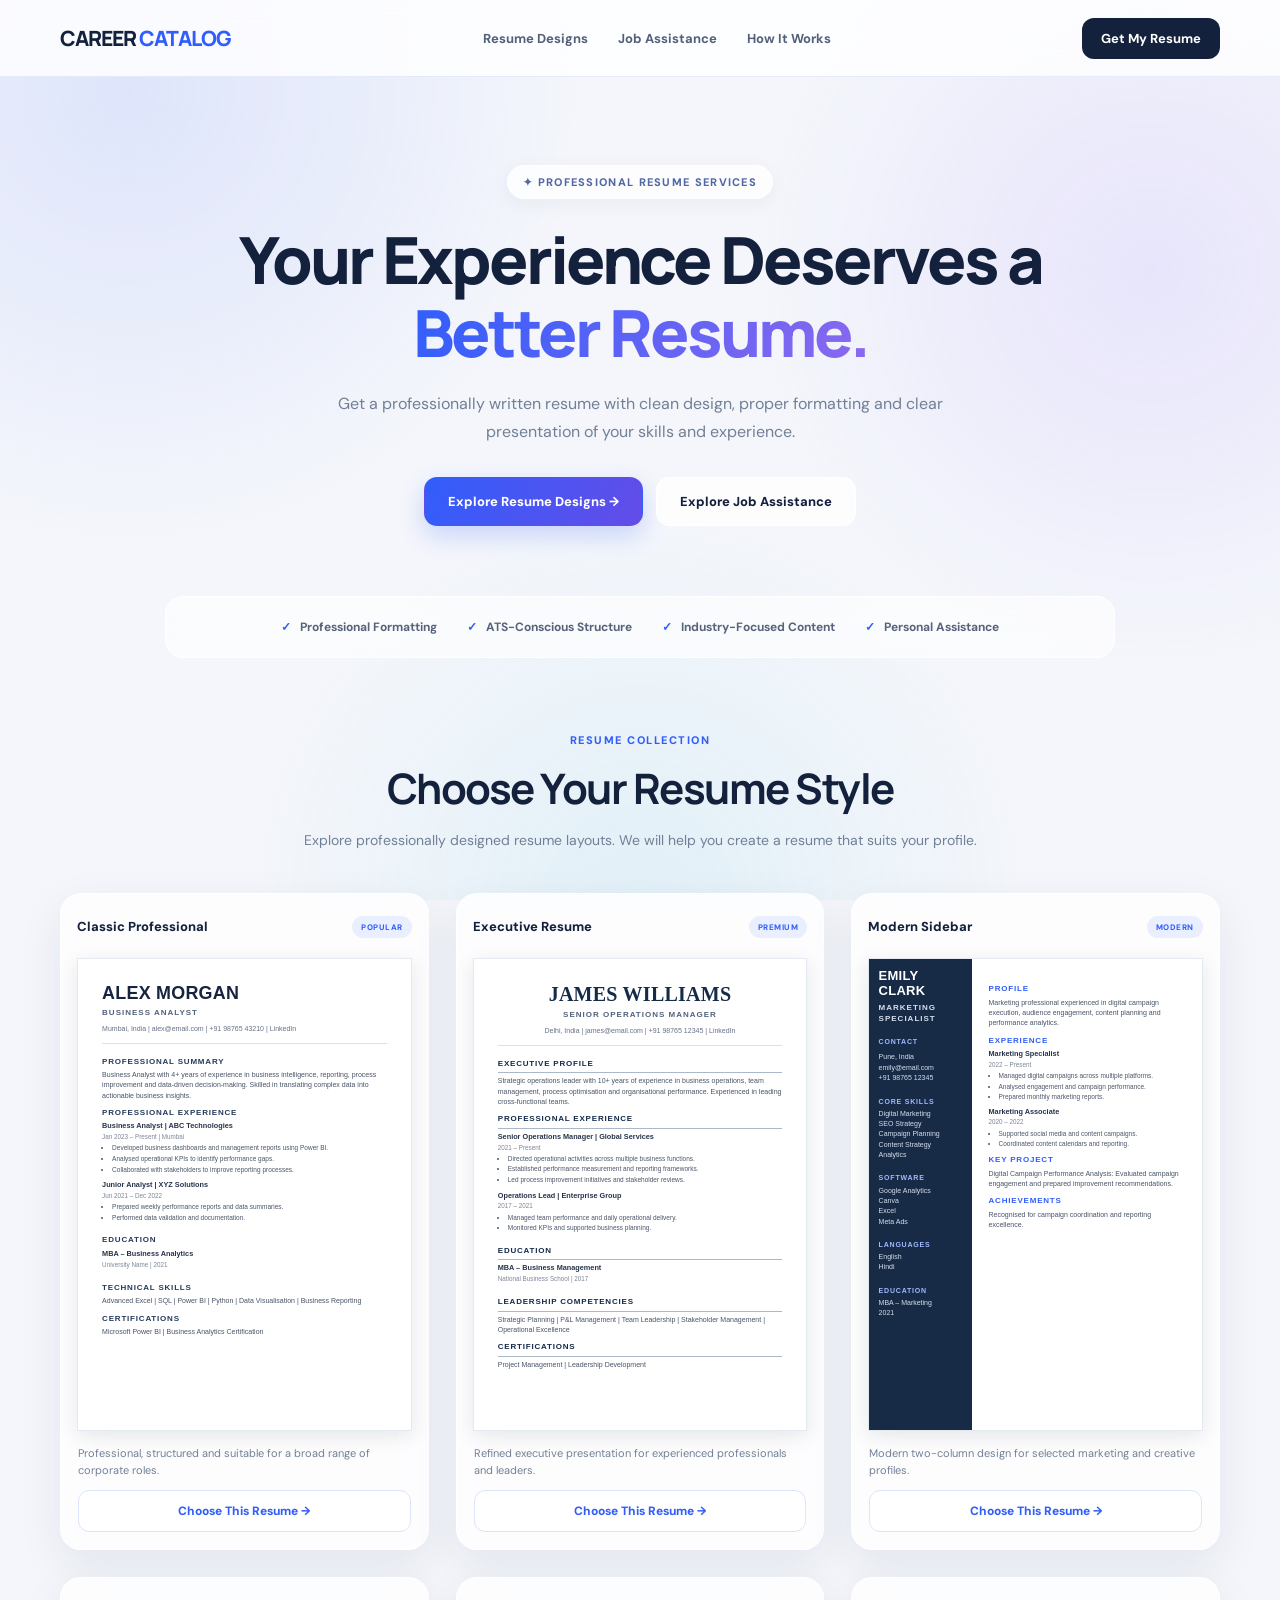
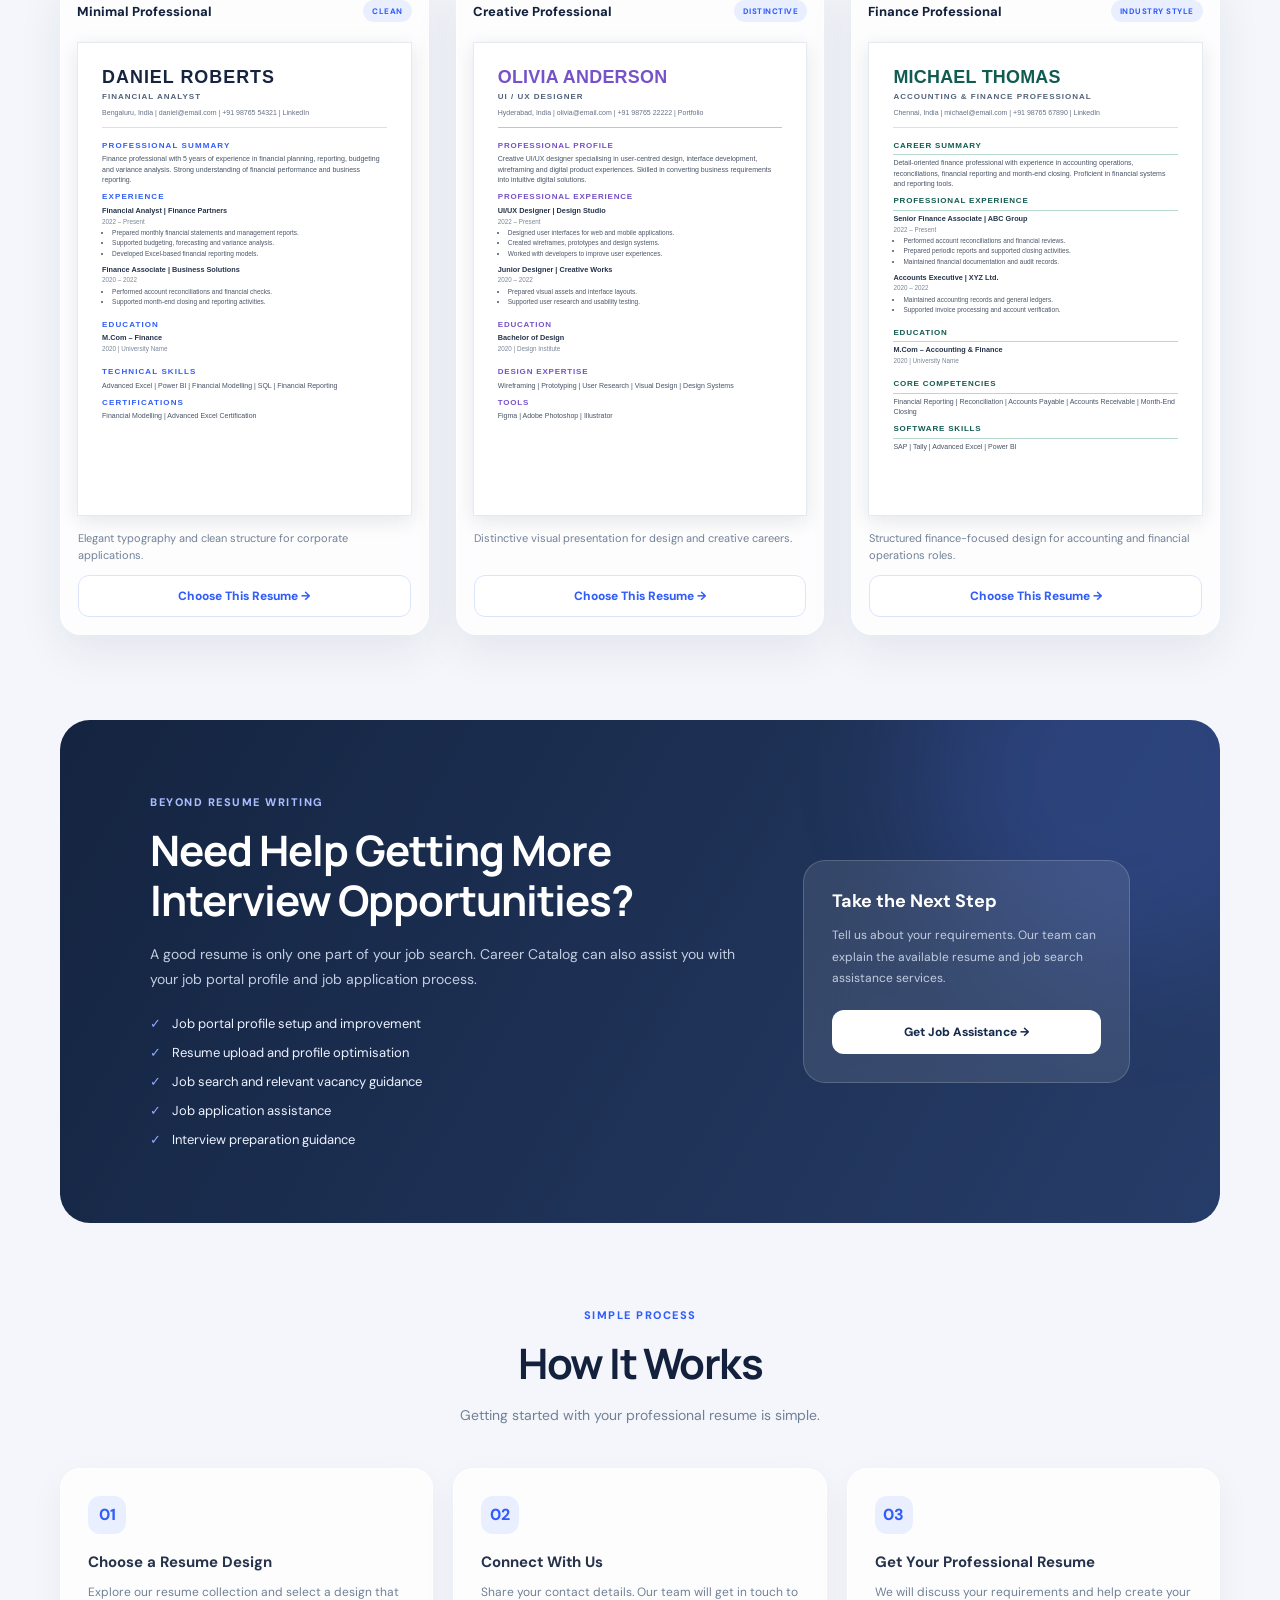
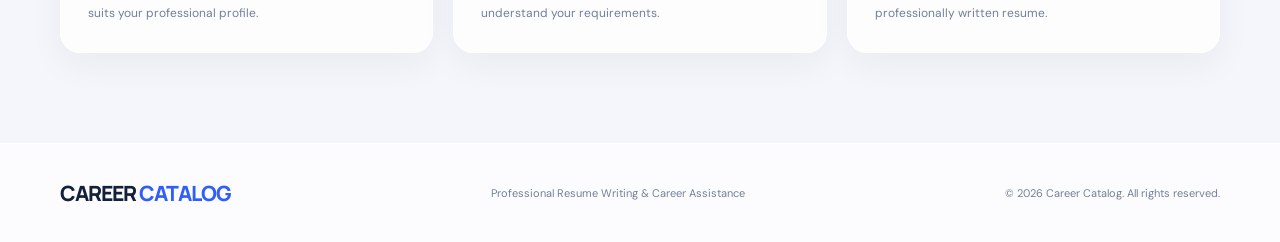
<file: index.html>
<!DOCTYPE html>
<html lang="en">
<head>
<meta charset="UTF-8">
<meta name="viewport" content="width=device-width, initial-scale=1.0">

<title>Professional Resume Writing | Career Catalog</title>

<meta name="description" content="Get a professionally written, ATS-friendly resume with Career Catalog. Explore premium resume designs and job portal assistance.">

<link rel="preconnect" href="https://fonts.googleapis.com">
<link rel="preconnect" href="https://fonts.gstatic.com" crossorigin>
<link href="https://fonts.googleapis.com/css2?family=DM+Sans:wght@400;500;600;700;800&family=Manrope:wght@400;500;600;700;800&display=swap" rel="stylesheet">

<style>

/* =========================================
   01. GLOBAL DESIGN
========================================= */

:root {
    --navy: #14213d;
    --blue: #315efb;
    --purple: #7357e8;
    --text: #26334a;
    --muted: #718096;
    --background: #f4f6fb;
    --white: #ffffff;
    --glass: rgba(255,255,255,.78);
    --border: rgba(255,255,255,.95);
    --shadow: 0 15px 45px rgba(20,35,70,.08);
}

* {
    margin: 0;
    padding: 0;
    box-sizing: border-box;
}

html {
    scroll-behavior: smooth;
}

body {
    font-family: 'DM Sans', sans-serif;
    background: var(--background);
    color: var(--text);
    overflow-x: hidden;
}

button, input {
    font-family: inherit;
}

button {
    cursor: pointer;
}

.background-glow {
    position: fixed;
    inset: 0;
    pointer-events: none;
    z-index: -1;
    background:
        radial-gradient(circle at 10% 10%, rgba(92,129,255,.14), transparent 32%),
        radial-gradient(circle at 90% 30%, rgba(140,108,255,.12), transparent 30%),
        radial-gradient(circle at 50% 100%, rgba(68,194,220,.10), transparent 35%);
}

.container {
    width: min(1160px, 92%);
    margin: auto;
}

/* =========================================
   02. NAVIGATION
========================================= */

.navbar {
    position: sticky;
    top: 0;
    z-index: 100;
    background: rgba(255,255,255,.82);
    backdrop-filter: blur(22px);
    -webkit-backdrop-filter: blur(22px);
    border-bottom: 1px solid rgba(220,228,244,.75);
}

.nav-inner {
    min-height: 76px;
    display: flex;
    align-items: center;
    justify-content: space-between;
    gap: 20px;
}

.logo {
    font-family: 'Manrope', sans-serif;
    font-size: 21px;
    font-weight: 800;
    letter-spacing: -1px;
    color: var(--navy);
}

.logo span {
    color: var(--blue);
}

.nav-links {
    display: flex;
    align-items: center;
    gap: 30px;
}

.nav-links a {
    text-decoration: none;
    font-size: 13px;
    font-weight: 700;
    color: #536079;
    transition: .2s;
}

.nav-links a:hover {
    color: var(--blue);
}

.nav-btn {
    border: 0;
    background: var(--navy);
    color: white;
    padding: 12px 19px;
    border-radius: 12px;
    font-weight: 700;
    font-size: 13px;
    transition: .2s;
}

.nav-btn:hover {
    background: var(--blue);
}

/* =========================================
   03. HERO
========================================= */

.hero {
    padding: 88px 0 55px;
    text-align: center;
}

.eyebrow {
    display: inline-flex;
    align-items: center;
    gap: 8px;
    padding: 9px 15px;
    border-radius: 50px;
    background: rgba(255,255,255,.78);
    border: 1px solid white;
    box-shadow: 0 5px 20px rgba(30,45,80,.05);
    color: #5267a3;
    font-size: 11px;
    font-weight: 800;
    letter-spacing: 1.3px;
    text-transform: uppercase;
}

.hero h1 {
    font-family: 'Manrope', sans-serif;
    font-size: clamp(36px, 5.5vw, 65px);
    line-height: 1.12;
    letter-spacing: -3px;
    font-weight: 800;
    max-width: 850px;
    margin: 25px auto 20px;
    color: var(--navy);
}

.hero h1 span {
    background: linear-gradient(110deg,#315efb,#8b68ef);
    -webkit-background-clip: text;
    background-clip: text;
    color: transparent;
}

.hero > .container > p {
    color: var(--muted);
    max-width: 620px;
    margin: auto;
    font-size: 16px;
    line-height: 1.8;
}

.hero-actions {
    margin-top: 30px;
    display: flex;
    justify-content: center;
    gap: 13px;
    flex-wrap: wrap;
}

.primary-btn,
.secondary-btn {
    padding: 15px 23px;
    border-radius: 13px;
    font-weight: 800;
    font-size: 13px;
    border: 1px solid transparent;
    transition: .25s;
}

.primary-btn {
    background: linear-gradient(120deg,#315efb,#644ce8);
    color: white;
    box-shadow: 0 10px 25px rgba(49,94,251,.22);
}

.secondary-btn {
    background: rgba(255,255,255,.8);
    border-color: white;
    color: var(--navy);
}

.primary-btn:hover,
.secondary-btn:hover {
    transform: translateY(-3px);
}

/* =========================================
   04. TRUST STRIP
========================================= */

.trust-strip {
    display: flex;
    justify-content: center;
    gap: 30px;
    flex-wrap: wrap;
    padding: 22px;
    margin: 15px auto 65px;
    max-width: 950px;
    border: 1px solid white;
    background: rgba(255,255,255,.62);
    backdrop-filter: blur(15px);
    border-radius: 18px;
}

.trust-item {
    font-size: 12px;
    color: #56637a;
    font-weight: 700;
}

.trust-item span {
    color: var(--blue);
    margin-right: 6px;
}

/* =========================================
   05. SECTION HEADINGS
========================================= */

.section-heading {
    text-align: center;
    margin-bottom: 40px;
}

.small-label {
    color: var(--blue);
    font-weight: 800;
    font-size: 11px;
    letter-spacing: 1.5px;
    text-transform: uppercase;
}

.section-heading h2 {
    font-family: 'Manrope', sans-serif;
    font-size: clamp(27px,4vw,42px);
    letter-spacing: -1.5px;
    margin: 12px 0;
    color: var(--navy);
}

.section-heading p {
    color: var(--muted);
    font-size: 14px;
    line-height: 1.7;
}

/* =========================================
   06. RESUME TEMPLATE GRID
========================================= */

.templates-section {
    padding: 10px 0 85px;
}

.template-grid {
    display: grid;
    grid-template-columns: repeat(3,minmax(0,1fr));
    gap: 27px;
    align-items: start;
}

.template-card {
    background: var(--glass);
    border: 1px solid var(--border);
    border-radius: 21px;
    padding: 16px;
    box-shadow: var(--shadow);
    backdrop-filter: blur(18px);
    transition: .3s ease;
    overflow: hidden;
}

.template-card:hover {
    transform: translateY(-6px);
    box-shadow: 0 25px 60px rgba(30,45,80,.14);
}

.template-top {
    min-height: 34px;
    display: flex;
    justify-content: space-between;
    align-items: center;
    gap: 8px;
    margin-bottom: 14px;
}

.template-name {
    font-size: 13px;
    font-weight: 800;
    color: var(--navy);
}

.template-tag {
    font-size: 8px;
    padding: 6px 9px;
    background: #e9efff;
    color: var(--blue);
    border-radius: 30px;
    font-weight: 800;
    letter-spacing: .5px;
    white-space: nowrap;
}

/* =========================================
   07. PROFESSIONAL A4 RESUME DESIGN
========================================= */

.resume-paper {
    width: 100%;
    aspect-ratio: 210 / 297;
    background: #fff;
    padding: 7.2%;
    overflow: hidden;
    position: relative;
    border: 1px solid #e5e9f0;
    box-shadow: 0 5px 18px rgba(15,25,45,.10);
    color: #273247;
    font-family: Arial, Helvetica, sans-serif;
    display: flex;
    flex-direction: column;
}

.resume-paper * {
    box-sizing: border-box;
}

.r-name {
    font-size: clamp(13px,1.4vw,18px);
    font-weight: 800;
    line-height: 1.15;
    letter-spacing: .25px;
    color: #172440;
    margin: 0;
}

.r-role {
    font-size: clamp(6px,.72vw,8px);
    font-weight: 700;
    letter-spacing: 1px;
    margin-top: 4px;
    color: #52627a;
    line-height: 1.3;
}

.r-contact {
    font-size: clamp(5.5px,.62vw,7px);
    line-height: 1.5;
    color: #667085;
    margin-top: 6px;
}

.r-line {
    width: 100%;
    height: 1px;
    flex-shrink: 0;
    background: #d9e0ea;
    margin: 8px 0 6px;
}

.r-heading {
    font-size: clamp(6.5px,.75vw,8px);
    font-weight: 800;
    letter-spacing: .8px;
    color: #263b5a;
    text-transform: uppercase;
    margin: 7px 0 3px;
    line-height: 1.3;
}

.r-text {
    font-size: clamp(5.5px,.64vw,7px);
    color: #485467;
    line-height: 1.48;
    margin: 0;
}

.r-entry {
    margin: 0 0 5px;
}

.r-entry strong {
    display: block;
    font-size: clamp(5.7px,.68vw,7.3px);
    font-weight: 800;
    color: #25334a;
    line-height: 1.35;
}

.r-date {
    font-size: clamp(5px,.58vw,6.3px);
    color: #7b8798;
    margin: 2px 0;
    line-height: 1.3;
}

.r-bullets {
    padding-left: 10px;
    margin: 2px 0 0;
}

.r-bullets li {
    font-size: clamp(5.2px,.61vw,6.5px);
    line-height: 1.4;
    color: #4b5668;
    margin-bottom: 1.5px;
}

/* =========================================
   08. RESUME DESIGN VARIATIONS
========================================= */

/* Executive */

.resume-executive .r-name {
    font-family: Georgia,serif;
    font-size: clamp(15px,1.7vw,20px);
    color: #142b49;
    text-align: center;
}

.resume-executive .r-role,
.resume-executive .r-contact {
    text-align: center;
}

.resume-executive .r-heading {
    color: #142b49;
    border-bottom: 1px solid #aab8ca;
    padding-bottom: 3px;
}

/* Modern Sidebar */

.resume-modern {
    display: grid;
    grid-template-columns: 31% 69%;
    padding: 0;
    gap: 0;
}

.resume-modern .r-side {
    background: #172b46;
    color: white;
    padding: 10% 9%;
    min-width: 0;
}

.resume-modern .r-main {
    padding: 8% 7%;
    min-width: 0;
}

.resume-modern .r-side .r-name {
    font-size: clamp(9px,1.1vw,13px);
    color: white;
    overflow-wrap: anywhere;
}

.resume-modern .r-side .r-role,
.resume-modern .r-side .r-contact,
.resume-modern .r-side .r-text {
    color: #d6dfed;
}

.resume-modern .r-side .r-heading {
    color: #9fbaff;
    font-size: clamp(5.5px,.68vw,7px);
    margin-top: 13px;
}

.resume-modern .r-main .r-heading {
    color: #315efb;
}

/* Minimal */

.resume-minimal .r-name {
    font-weight: 600;
    letter-spacing: 1px;
}

.resume-minimal .r-heading {
    color: #315efb;
    letter-spacing: 1.1px;
}

/* Creative */

.resume-creative .r-name {
    color: #7652c8;
}

.resume-creative .r-heading {
    color: #7652c8;
}

.resume-creative .r-line {
    background: #c9b9ed;
}

/* Finance */

.resume-finance .r-name {
    color: #125b50;
}

.resume-finance .r-heading {
    color: #125b50;
    border-bottom: 1px solid #b8d7cf;
    padding-bottom: 3px;
}

/* =========================================
   09. TEMPLATE FOOTER
========================================= */

.template-footer {
    padding: 14px 1px 1px;
}

.template-footer p {
    font-size: 11px;
    line-height: 1.55;
    color: var(--muted);
    min-height: 34px;
    margin-bottom: 11px;
}

.template-action {
    width: 100%;
    padding: 12px;
    border-radius: 11px;
    border: 1px solid #dce4fa;
    color: var(--blue);
    background: rgba(255,255,255,.9);
    font-size: 12px;
    font-weight: 800;
    transition: .2s;
}

.template-action:hover {
    background: var(--blue);
    color: white;
}

/* =========================================
   10. JOB PORTAL ASSISTANCE
========================================= */

.assistance {
    padding: 75px 0;
    margin-bottom: 85px;
    border-radius: 30px;
    background: linear-gradient(120deg,#142440,#273d69);
    color: white;
    position: relative;
    overflow: hidden;
}

.assistance::before {
    content: "";
    position: absolute;
    width: 400px;
    height: 400px;
    border-radius: 50%;
    background: rgba(91,125,255,.18);
    filter: blur(60px);
    right: -100px;
    top: -150px;
}

.assistance-inner {
    width: min(980px,90%);
    margin: auto;
    display: grid;
    grid-template-columns: 1.3fr .7fr;
    gap: 45px;
    align-items: center;
    position: relative;
}

.assistance-label {
    font-size: 11px;
    letter-spacing: 1.5px;
    color: #a9bdff;
    font-weight: 800;
}

.assistance h2 {
    font-family: 'Manrope',sans-serif;
    font-size: clamp(27px,4vw,42px);
    line-height: 1.2;
    letter-spacing: -1px;
    margin: 16px 0;
}

.assistance p {
    font-size: 14px;
    line-height: 1.8;
    color: #c2cde0;
}

.assistance-list {
    margin-top: 23px;
    display: grid;
    gap: 12px;
}

.assistance-list div {
    font-size: 13px;
    color: #edf2ff;
}

.assistance-list span {
    color: #8faaff;
    margin-right: 8px;
}

.assistance-box {
    padding: 28px;
    background: rgba(255,255,255,.10);
    border: 1px solid rgba(255,255,255,.17);
    backdrop-filter: blur(20px);
    border-radius: 22px;
}

.assistance-box h3 {
    font-size: 18px;
    margin-bottom: 12px;
}

.assistance-box p {
    font-size: 12px;
    margin-bottom: 20px;
}

.assistance-box button {
    width: 100%;
    background: white;
    color: #172b4b;
    border: 0;
    border-radius: 12px;
    padding: 14px;
    font-size: 12px;
    font-weight: 800;
    transition: .2s;
}

.assistance-box button:hover {
    background: #e9efff;
    transform: translateY(-2px);
}

/* =========================================
   11. PROCESS SECTION
========================================= */

.process-section {
    padding: 0 0 90px;
}

.process-grid {
    display: grid;
    grid-template-columns: repeat(3,1fr);
    gap: 20px;
}

.process-card {
    padding: 27px;
    border-radius: 20px;
    background: rgba(255,255,255,.76);
    border: 1px solid white;
    box-shadow: 0 12px 35px rgba(30,45,80,.05);
}

.process-number {
    width: 38px;
    height: 38px;
    display: grid;
    place-items: center;
    border-radius: 12px;
    background: #e9efff;
    color: var(--blue);
    font-weight: 800;
    margin-bottom: 18px;
}

.process-card h3 {
    font-size: 15px;
    margin-bottom: 10px;
}

.process-card p {
    color: var(--muted);
    font-size: 12px;
    line-height: 1.8;
}

/* =========================================
   12. FOOTER
========================================= */

footer {
    padding: 35px 0;
    background: rgba(255,255,255,.7);
    border-top: 1px solid white;
}

.footer-inner {
    display: flex;
    justify-content: space-between;
    align-items: center;
    gap: 20px;
    flex-wrap: wrap;
}

.footer-inner p {
    font-size: 11px;
    color: var(--muted);
}

/* =========================================
   13. GLASS CONTACT POPUP
========================================= */

.modal-overlay {
    position: fixed;
    inset: 0;
    background: rgba(10,19,39,.65);
    backdrop-filter: blur(10px);
    -webkit-backdrop-filter: blur(10px);
    display: none;
    align-items: center;
    justify-content: center;
    padding: 18px;
    z-index: 200;
}

.modal-overlay.active {
    display: flex;
}

.modal {
    width: min(470px,100%);
    max-height: 90vh;
    overflow-y: auto;
    padding: 32px;
    background: rgba(255,255,255,.96);
    backdrop-filter: blur(25px);
    border: 1px solid rgba(255,255,255,.9);
    border-radius: 24px;
    box-shadow: 0 30px 100px rgba(0,0,0,.25);
    position: relative;
    animation: modalIn .25s ease;
}

@keyframes modalIn {
    from {
        opacity: 0;
        transform: translateY(15px) scale(.98);
    }
    to {
        opacity: 1;
        transform: translateY(0) scale(1);
    }
}

.close-modal {
    position: absolute;
    right: 18px;
    top: 15px;
    width: 34px;
    height: 34px;
    border-radius: 50%;
    border: 0;
    background: #edf0f7;
    color: #24314b;
    font-size: 20px;
}

.modal-label {
    font-size: 10px;
    letter-spacing: 1.3px;
    color: var(--blue);
    font-weight: 800;
    text-transform: uppercase;
}

.modal h2 {
    font-family: 'Manrope',sans-serif;
    font-size: 25px;
    letter-spacing: -.7px;
    margin: 10px 0;
    color: var(--navy);
}

.modal-description {
    font-size: 12px;
    line-height: 1.7;
    color: var(--muted);
    margin-bottom: 20px;
}

.selected-service {
    padding: 11px 13px;
    background: #edf2ff;
    color: var(--blue);
    font-size: 11px;
    font-weight: 800;
    border-radius: 10px;
    margin-bottom: 18px;
}

.form-group {
    margin-bottom: 14px;
}

.form-group label {
    display: block;
    font-size: 11px;
    font-weight: 800;
    color: #43506a;
    margin-bottom: 7px;
}

.form-group input {
    width: 100%;
    border: 1px solid #dfe5f0;
    background: white;
    padding: 13px;
    border-radius: 11px;
    outline: none;
    font-size: 13px;
}

.form-group input:focus {
    border-color: var(--blue);
    box-shadow: 0 0 0 3px rgba(49,94,251,.09);
}

.submit-btn {
    width: 100%;
    padding: 14px;
    border: 0;
    border-radius: 12px;
    background: linear-gradient(120deg,#315efb,#684be8);
    color: white;
    font-size: 13px;
    font-weight: 800;
    margin-top: 5px;
}

.submit-btn:disabled {
    opacity: .65;
    cursor: wait;
}

.form-note {
    font-size: 10px;
    color: #8490a4;
    text-align: center;
    line-height: 1.6;
    margin-top: 13px;
}

.success-message {
    display: none;
    background: #e8f8ef;
    color: #167344;
    padding: 13px;
    border-radius: 10px;
    font-size: 12px;
    line-height: 1.6;
    margin-top: 15px;
}

/* =========================================
   14. RESPONSIVE DESIGN
========================================= */

@media(max-width: 900px) {

    .template-grid {
        grid-template-columns: repeat(2,minmax(0,1fr));
    }

    .assistance-inner {
        grid-template-columns: 1fr;
    }

    .r-name {
        font-size: 16px;
    }

    .r-heading {
        font-size: 8px;
    }

    .r-text {
        font-size: 7px;
    }
}

@media(max-width: 600px) {

    .nav-inner {
        min-height: 65px;
    }

    .nav-links {
        display: none;
    }

    .logo {
        font-size: 18px;
    }

    .nav-btn {
        padding: 10px 13px;
        font-size: 11px;
    }

    .hero {
        padding: 65px 0 45px;
    }

    .hero h1 {
        letter-spacing: -1.7px;
    }

    .hero > .container > p {
        font-size: 14px;
    }

    .trust-strip {
        gap: 15px;
        margin-bottom: 55px;
    }

    .trust-item {
        font-size: 10px;
    }

    .template-grid {
        grid-template-columns: 1fr;
        gap: 22px;
        max-width: 400px;
        margin: auto;
    }

    .resume-paper {
        padding: 7.2%;
    }

    .r-name {
        font-size: 17px;
    }

    .r-role {
        font-size: 8px;
    }

    .r-contact {
        font-size: 7px;
    }

    .r-heading {
        font-size: 8px;
    }

    .r-text {
        font-size: 7px;
    }

    .r-entry strong {
        font-size: 7px;
    }

    .r-date {
        font-size: 6px;
    }

    .r-bullets li {
        font-size: 6.5px;
    }

    .process-grid {
        grid-template-columns: 1fr;
    }

    .assistance {
        border-radius: 20px;
        padding: 50px 0;
    }

    .assistance h2 {
        font-size: 30px;
    }

    .modal {
        padding: 27px 20px;
    }

    .footer-inner {
        flex-direction: column;
        text-align: center;
    }
}

</style>
</head>

<body>

<div class="background-glow"></div>

<!-- =========================================
     NAVIGATION
========================================= -->

<nav class="navbar">
    <div class="container nav-inner">

        <div class="logo">
            CAREER<span> CATALOG</span>
        </div>

        <div class="nav-links">
            <a href="#templates">Resume Designs</a>
            <a href="#assistance">Job Assistance</a>
            <a href="#process">How It Works</a>
        </div>

        <button class="nav-btn"
            onclick="openModal('Professional Resume Writing')">
            Get My Resume
        </button>

    </div>
</nav>

<main>

<!-- =========================================
     HERO
========================================= -->

<section class="hero">

    <div class="container">

        <div class="eyebrow">
            ✦ PROFESSIONAL RESUME SERVICES
        </div>

        <h1>
            Your Experience Deserves a
            <span>Better Resume.</span>
        </h1>

        <p>
            Get a professionally written resume with clean design,
            proper formatting and clear presentation of your skills
            and experience.
        </p>

        <div class="hero-actions">

            <button class="primary-btn"
                onclick="document.getElementById('templates').scrollIntoView({behavior:'smooth'})">
                Explore Resume Designs →
            </button>

            <button class="secondary-btn"
                onclick="openModal('Job Portal & Interview Assistance')">
                Explore Job Assistance
            </button>

        </div>

    </div>

</section>

<!-- =========================================
     TRUST SECTION
========================================= -->

<div class="container">

    <div class="trust-strip">

        <div class="trust-item">
            <span>✓</span> Professional Formatting
        </div>

        <div class="trust-item">
            <span>✓</span> ATS-Conscious Structure
        </div>

        <div class="trust-item">
            <span>✓</span> Industry-Focused Content
        </div>

        <div class="trust-item">
            <span>✓</span> Personal Assistance
        </div>

    </div>

</div>

<!-- =========================================
     RESUME DESIGNS
========================================= -->

<section class="templates-section" id="templates">

<div class="container">

    <div class="section-heading">

        <div class="small-label">
            RESUME COLLECTION
        </div>

        <h2>Choose Your Resume Style</h2>

        <p>
            Explore professionally designed resume layouts.
            We will help you create a resume that suits your profile.
        </p>

    </div>

    <div class="template-grid">

        <!-- TEMPLATE 1: CLASSIC -->

        <article class="template-card">

            <div class="template-top">
                <div class="template-name">Classic Professional</div>
                <div class="template-tag">POPULAR</div>
            </div>

            <div class="resume-paper">

                <div class="r-name">ALEX MORGAN</div>
                <div class="r-role">BUSINESS ANALYST</div>

                <div class="r-contact">
                    Mumbai, India | alex@email.com | +91 98765 43210 | LinkedIn
                </div>

                <div class="r-line"></div>

                <div class="r-heading">Professional Summary</div>

                <p class="r-text">
                    Business Analyst with 4+ years of experience in business
                    intelligence, reporting, process improvement and
                    data-driven decision-making. Skilled in translating
                    complex data into actionable business insights.
                </p>

                <div class="r-heading">Professional Experience</div>

                <div class="r-entry">
                    <strong>Business Analyst | ABC Technologies</strong>
                    <div class="r-date">Jan 2023 – Present | Mumbai</div>

                    <ul class="r-bullets">
                        <li>Developed business dashboards and management reports using Power BI.</li>
                        <li>Analysed operational KPIs to identify performance gaps.</li>
                        <li>Collaborated with stakeholders to improve reporting processes.</li>
                    </ul>
                </div>

                <div class="r-entry">
                    <strong>Junior Analyst | XYZ Solutions</strong>
                    <div class="r-date">Jun 2021 – Dec 2022</div>

                    <ul class="r-bullets">
                        <li>Prepared weekly performance reports and data summaries.</li>
                        <li>Performed data validation and documentation.</li>
                    </ul>
                </div>

                <div class="r-heading">Education</div>

                <div class="r-entry">
                    <strong>MBA – Business Analytics</strong>
                    <div class="r-date">University Name | 2021</div>
                </div>

                <div class="r-heading">Technical Skills</div>

                <p class="r-text">
                    Advanced Excel | SQL | Power BI | Python |
                    Data Visualisation | Business Reporting
                </p>

                <div class="r-heading">Certifications</div>

                <p class="r-text">
                    Microsoft Power BI | Business Analytics Certification
                </p>

            </div>

            <div class="template-footer">

                <p>
                    Professional, structured and suitable for a broad range of corporate roles.
                </p>

                <button class="template-action"
                    onclick="openModal('Classic Professional Resume')">
                    Choose This Resume →
                </button>

            </div>

        </article>


        <!-- TEMPLATE 2: EXECUTIVE -->

        <article class="template-card">

            <div class="template-top">
                <div class="template-name">Executive Resume</div>
                <div class="template-tag">PREMIUM</div>
            </div>

            <div class="resume-paper resume-executive">

                <div class="r-name">JAMES WILLIAMS</div>
                <div class="r-role">SENIOR OPERATIONS MANAGER</div>

                <div class="r-contact">
                    Delhi, India | james@email.com | +91 98765 12345 | LinkedIn
                </div>

                <div class="r-line"></div>

                <div class="r-heading">Executive Profile</div>

                <p class="r-text">
                    Strategic operations leader with 10+ years of experience
                    in business operations, team management, process
                    optimisation and organisational performance.
                    Experienced in leading cross-functional teams.
                </p>

                <div class="r-heading">Professional Experience</div>

                <div class="r-entry">
                    <strong>Senior Operations Manager | Global Services</strong>
                    <div class="r-date">2021 – Present</div>

                    <ul class="r-bullets">
                        <li>Directed operational activities across multiple business functions.</li>
                        <li>Established performance measurement and reporting frameworks.</li>
                        <li>Led process improvement initiatives and stakeholder reviews.</li>
                    </ul>
                </div>

                <div class="r-entry">
                    <strong>Operations Lead | Enterprise Group</strong>
                    <div class="r-date">2017 – 2021</div>

                    <ul class="r-bullets">
                        <li>Managed team performance and daily operational delivery.</li>
                        <li>Monitored KPIs and supported business planning.</li>
                    </ul>
                </div>

                <div class="r-heading">Education</div>

                <div class="r-entry">
                    <strong>MBA – Business Management</strong>
                    <div class="r-date">National Business School | 2017</div>
                </div>

                <div class="r-heading">Leadership Competencies</div>

                <p class="r-text">
                    Strategic Planning | P&L Management | Team Leadership |
                    Stakeholder Management | Operational Excellence
                </p>

                <div class="r-heading">Certifications</div>

                <p class="r-text">
                    Project Management | Leadership Development
                </p>

            </div>

            <div class="template-footer">

                <p>
                    Refined executive presentation for experienced professionals and leaders.
                </p>

                <button class="template-action"
                    onclick="openModal('Executive Resume')">
                    Choose This Resume →
                </button>

            </div>

        </article>


        <!-- TEMPLATE 3: MODERN SIDEBAR -->

        <article class="template-card">

            <div class="template-top">
                <div class="template-name">Modern Sidebar</div>
                <div class="template-tag">MODERN</div>
            </div>

            <div class="resume-paper resume-modern">

                <div class="r-side">

                    <div class="r-name">EMILY CLARK</div>
                    <div class="r-role">MARKETING SPECIALIST</div>

                    <div class="r-heading">Contact</div>

                    <p class="r-contact">
                        Pune, India<br>
                        emily@email.com<br>
                        +91 98765 12345
                    </p>

                    <div class="r-heading">Core Skills</div>

                    <p class="r-text">
                        Digital Marketing<br>
                        SEO Strategy<br>
                        Campaign Planning<br>
                        Content Strategy<br>
                        Analytics
                    </p>

                    <div class="r-heading">Software</div>

                    <p class="r-text">
                        Google Analytics<br>
                        Canva<br>
                        Excel<br>
                        Meta Ads
                    </p>

                    <div class="r-heading">Languages</div>

                    <p class="r-text">
                        English<br>
                        Hindi
                    </p>

                    <div class="r-heading">Education</div>

                    <p class="r-text">
                        MBA – Marketing<br>
                        2021
                    </p>

                </div>

                <div class="r-main">

                    <div class="r-heading">Profile</div>

                    <p class="r-text">
                        Marketing professional experienced in digital
                        campaign execution, audience engagement,
                        content planning and performance analytics.
                    </p>

                    <div class="r-heading">Experience</div>

                    <div class="r-entry">
                        <strong>Marketing Specialist</strong>
                        <div class="r-date">2022 – Present</div>

                        <ul class="r-bullets">
                            <li>Managed digital campaigns across multiple platforms.</li>
                            <li>Analysed engagement and campaign performance.</li>
                            <li>Prepared monthly marketing reports.</li>
                        </ul>
                    </div>

                    <div class="r-entry">
                        <strong>Marketing Associate</strong>
                        <div class="r-date">2020 – 2022</div>

                        <ul class="r-bullets">
                            <li>Supported social media and content campaigns.</li>
                            <li>Coordinated content calendars and reporting.</li>
                        </ul>
                    </div>

                    <div class="r-heading">Key Project</div>

                    <p class="r-text">
                        Digital Campaign Performance Analysis:
                        Evaluated campaign engagement and prepared
                        improvement recommendations.
                    </p>

                    <div class="r-heading">Achievements</div>

                    <p class="r-text">
                        Recognised for campaign coordination
                        and reporting excellence.
                    </p>

                </div>

            </div>

            <div class="template-footer">

                <p>
                    Modern two-column design for selected marketing and creative profiles.
                </p>

                <button class="template-action"
                    onclick="openModal('Modern Sidebar Resume')">
                    Choose This Resume →
                </button>

            </div>

        </article>


        <!-- TEMPLATE 4: MINIMAL -->

        <article class="template-card">

            <div class="template-top">
                <div class="template-name">Minimal Professional</div>
                <div class="template-tag">CLEAN</div>
            </div>

            <div class="resume-paper resume-minimal">

                <div class="r-name">DANIEL ROBERTS</div>
                <div class="r-role">FINANCIAL ANALYST</div>

                <div class="r-contact">
                    Bengaluru, India | daniel@email.com | +91 98765 54321 | LinkedIn
                </div>

                <div class="r-line"></div>

                <div class="r-heading">Professional Summary</div>

                <p class="r-text">
                    Finance professional with 5 years of experience in
                    financial planning, reporting, budgeting and variance
                    analysis. Strong understanding of financial performance
                    and business reporting.
                </p>

                <div class="r-heading">Experience</div>

                <div class="r-entry">
                    <strong>Financial Analyst | Finance Partners</strong>
                    <div class="r-date">2022 – Present</div>

                    <ul class="r-bullets">
                        <li>Prepared monthly financial statements and management reports.</li>
                        <li>Supported budgeting, forecasting and variance analysis.</li>
                        <li>Developed Excel-based financial reporting models.</li>
                    </ul>
                </div>

                <div class="r-entry">
                    <strong>Finance Associate | Business Solutions</strong>
                    <div class="r-date">2020 – 2022</div>

                    <ul class="r-bullets">
                        <li>Performed account reconciliations and financial checks.</li>
                        <li>Supported month-end closing and reporting activities.</li>
                    </ul>
                </div>

                <div class="r-heading">Education</div>

                <div class="r-entry">
                    <strong>M.Com – Finance</strong>
                    <div class="r-date">2020 | University Name</div>
                </div>

                <div class="r-heading">Technical Skills</div>

                <p class="r-text">
                    Advanced Excel | Power BI | Financial Modelling |
                    SQL | Financial Reporting
                </p>

                <div class="r-heading">Certifications</div>

                <p class="r-text">
                    Financial Modelling | Advanced Excel Certification
                </p>

            </div>

            <div class="template-footer">

                <p>
                    Elegant typography and clean structure for corporate applications.
                </p>

                <button class="template-action"
                    onclick="openModal('Minimal Professional Resume')">
                    Choose This Resume →
                </button>

            </div>

        </article>


        <!-- TEMPLATE 5: CREATIVE -->

        <article class="template-card">

            <div class="template-top">
                <div class="template-name">Creative Professional</div>
                <div class="template-tag">DISTINCTIVE</div>
            </div>

            <div class="resume-paper resume-creative">

                <div class="r-name">OLIVIA ANDERSON</div>
                <div class="r-role">UI / UX DESIGNER</div>

                <div class="r-contact">
                    Hyderabad, India | olivia@email.com | +91 98765 22222 | Portfolio
                </div>

                <div class="r-line"></div>

                <div class="r-heading">Professional Profile</div>

                <p class="r-text">
                    Creative UI/UX designer specialising in user-centred
                    design, interface development, wireframing and digital
                    product experiences. Skilled in converting business
                    requirements into intuitive digital solutions.
                </p>

                <div class="r-heading">Professional Experience</div>

                <div class="r-entry">
                    <strong>UI/UX Designer | Design Studio</strong>
                    <div class="r-date">2022 – Present</div>

                    <ul class="r-bullets">
                        <li>Designed user interfaces for web and mobile applications.</li>
                        <li>Created wireframes, prototypes and design systems.</li>
                        <li>Worked with developers to improve user experiences.</li>
                    </ul>
                </div>

                <div class="r-entry">
                    <strong>Junior Designer | Creative Works</strong>
                    <div class="r-date">2020 – 2022</div>

                    <ul class="r-bullets">
                        <li>Prepared visual assets and interface layouts.</li>
                        <li>Supported user research and usability testing.</li>
                    </ul>
                </div>

                <div class="r-heading">Education</div>

                <div class="r-entry">
                    <strong>Bachelor of Design</strong>
                    <div class="r-date">2020 | Design Institute</div>
                </div>

                <div class="r-heading">Design Expertise</div>

                <p class="r-text">
                    Wireframing | Prototyping | User Research |
                    Visual Design | Design Systems
                </p>

                <div class="r-heading">Tools</div>

                <p class="r-text">
                    Figma | Adobe Photoshop | Illustrator
                </p>

            </div>

            <div class="template-footer">

                <p>
                    Distinctive visual presentation for design and creative careers.
                </p>

                <button class="template-action"
                    onclick="openModal('Creative Professional Resume')">
                    Choose This Resume →
                </button>

            </div>

        </article>


        <!-- TEMPLATE 6: FINANCE -->

        <article class="template-card">

            <div class="template-top">
                <div class="template-name">Finance Professional</div>
                <div class="template-tag">INDUSTRY STYLE</div>
            </div>

            <div class="resume-paper resume-finance">

                <div class="r-name">MICHAEL THOMAS</div>
                <div class="r-role">ACCOUNTING & FINANCE PROFESSIONAL</div>

                <div class="r-contact">
                    Chennai, India | michael@email.com | +91 98765 67890 | LinkedIn
                </div>

                <div class="r-line"></div>

                <div class="r-heading">Career Summary</div>

                <p class="r-text">
                    Detail-oriented finance professional with experience
                    in accounting operations, reconciliations, financial
                    reporting and month-end closing. Proficient in financial
                    systems and reporting tools.
                </p>

                <div class="r-heading">Professional Experience</div>

                <div class="r-entry">
                    <strong>Senior Finance Associate | ABC Group</strong>
                    <div class="r-date">2022 – Present</div>

                    <ul class="r-bullets">
                        <li>Performed account reconciliations and financial reviews.</li>
                        <li>Prepared periodic reports and supported closing activities.</li>
                        <li>Maintained financial documentation and audit records.</li>
                    </ul>
                </div>

                <div class="r-entry">
                    <strong>Accounts Executive | XYZ Ltd.</strong>
                    <div class="r-date">2020 – 2022</div>

                    <ul class="r-bullets">
                        <li>Maintained accounting records and general ledgers.</li>
                        <li>Supported invoice processing and account verification.</li>
                    </ul>
                </div>

                <div class="r-heading">Education</div>

                <div class="r-entry">
                    <strong>M.Com – Accounting & Finance</strong>
                    <div class="r-date">2020 | University Name</div>
                </div>

                <div class="r-heading">Core Competencies</div>

                <p class="r-text">
                    Financial Reporting | Reconciliation | Accounts Payable |
                    Accounts Receivable | Month-End Closing
                </p>

                <div class="r-heading">Software Skills</div>

                <p class="r-text">
                    SAP | Tally | Advanced Excel | Power BI
                </p>

            </div>

            <div class="template-footer">

                <p>
                    Structured finance-focused design for accounting and financial operations roles.
                </p>

                <button class="template-action"
                    onclick="openModal('Finance Professional Resume')">
                    Choose This Resume →
                </button>

            </div>

        </article>

    </div>

</div>

</section>

<!-- =========================================
     JOB PORTAL ASSISTANCE
========================================= -->

<section class="container" id="assistance">

    <div class="assistance">

        <div class="assistance-inner">

            <div>

                <div class="assistance-label">
                    BEYOND RESUME WRITING
                </div>

                <h2>
                    Need Help Getting More Interview Opportunities?
                </h2>

                <p>
                    A good resume is only one part of your job search.
                    Career Catalog can also assist you with your job portal
                    profile and job application process.
                </p>

                <div class="assistance-list">

                    <div>
                        <span>✓</span>
                        Job portal profile setup and improvement
                    </div>

                    <div>
                        <span>✓</span>
                        Resume upload and profile optimisation
                    </div>

                    <div>
                        <span>✓</span>
                        Job search and relevant vacancy guidance
                    </div>

                    <div>
                        <span>✓</span>
                        Job application assistance
                    </div>

                    <div>
                        <span>✓</span>
                        Interview preparation guidance
                    </div>

                </div>

            </div>

            <div class="assistance-box">

                <h3>Take the Next Step</h3>

                <p>
                    Tell us about your requirements.
                    Our team can explain the available resume
                    and job search assistance services.
                </p>

                <button
                    onclick="openModal('Job Portal & Interview Assistance')">
                    Get Job Assistance →
                </button>

            </div>

        </div>

    </div>

</section>

<!-- =========================================
     HOW IT WORKS
========================================= -->

<section class="process-section" id="process">

    <div class="container">

        <div class="section-heading">

            <div class="small-label">
                SIMPLE PROCESS
            </div>

            <h2>How It Works</h2>

            <p>
                Getting started with your professional resume is simple.
            </p>

        </div>

        <div class="process-grid">

            <div class="process-card">

                <div class="process-number">01</div>

                <h3>Choose a Resume Design</h3>

                <p>
                    Explore our resume collection and select a design
                    that suits your professional profile.
                </p>

            </div>

            <div class="process-card">

                <div class="process-number">02</div>

                <h3>Connect With Us</h3>

                <p>
                    Share your contact details. Our team will get in touch
                    to understand your requirements.
                </p>

            </div>

            <div class="process-card">

                <div class="process-number">03</div>

                <h3>Get Your Professional Resume</h3>

                <p>
                    We will discuss your requirements and help create
                    your professionally written resume.
                </p>

            </div>

        </div>

    </div>

</section>

</main>

<!-- =========================================
     FOOTER
========================================= -->

<footer>

    <div class="container footer-inner">

        <div class="logo">
            CAREER<span> CATALOG</span>
        </div>

        <p>
            Professional Resume Writing & Career Assistance
        </p>

        <p>
            © 2026 Career Catalog. All rights reserved.
        </p>

    </div>

</footer>

<!-- =========================================
     CONTACT POPUP
========================================= -->

<div class="modal-overlay" id="contactModal"
    onclick="overlayClose(event)">

    <div class="modal">

        <button class="close-modal"
            onclick="closeModal()">
            ×
        </button>

        <div class="modal-label">
            CAREER CATALOG
        </div>

        <h2>Let's Discuss Your Requirements.</h2>

        <p class="modal-description">
            Share your contact details. Our team will connect with you
            to discuss the service and next steps.
        </p>

        <div class="selected-service" id="selectedService">
            Selected Service: Professional Resume Writing
        </div>

        <form id="leadForm">

            <!-- WEB3FORMS CONFIGURATION -->

            <input
                type="hidden"
                name="access_key"
                value="317b85e0-743a-46e4-9749-dcbebc5aaa4f">

            <input
                type="hidden"
                name="subject"
                value="New Career Catalog Enquiry">

            <input
                type="hidden"
                name="from_name"
                value="Career Catalog Website">

            <input
                type="hidden"
                name="selected_service"
                id="serviceInput">

            <div class="form-group">

                <label for="customerName">
                    Your Name *
                </label>

                <input
                    type="text"
                    id="customerName"
                    name="name"
                    placeholder="Enter your full name"
                    autocomplete="name"
                    required>

            </div>

            <div class="form-group">

                <label for="customerPhone">
                    Mobile Number *
                </label>

                <input
                    type="tel"
                    id="customerPhone"
                    name="phone"
                    placeholder="Enter your mobile number"
                    pattern="[0-9+\s()-]{10,18}"
                    autocomplete="tel"
                    required>

            </div>

            <div class="form-group">

                <label for="customerEmail">
                    Email Address (Optional)
                </label>

                <input
                    type="email"
                    id="customerEmail"
                    name="email"
                    placeholder="Enter your email address"
                    autocomplete="email">

            </div>

            <button
                class="submit-btn"
                type="submit"
                id="submitButton">

                Submit Enquiry →

            </button>

            <div class="success-message" id="successMessage">

                Thank you! Your enquiry has been submitted successfully.
                Our team will contact you.

            </div>

            <p class="form-note">
                Your details will only be used to contact you
                regarding your enquiry.
            </p>

        </form>

    </div>

</div>

<!-- =========================================
     JAVASCRIPT
========================================= -->

<script>

/* OPEN POPUP */

const modal = document.getElementById('contactModal');

const serviceDisplay =
    document.getElementById('selectedService');

const serviceInput =
    document.getElementById('serviceInput');

function openModal(service) {

    serviceDisplay.textContent =
        'Selected Service: ' + service;

    serviceInput.value = service;

    modal.classList.add('active');

    document.body.style.overflow = 'hidden';

}

/* CLOSE POPUP */

function closeModal() {

    modal.classList.remove('active');

    document.body.style.overflow = '';

}

/* CLOSE WHEN CLICKING OUTSIDE */

function overlayClose(event) {

    if (event.target === modal) {
        closeModal();
    }

}

/* ESCAPE KEY */

document.addEventListener('keydown', function(event) {

    if (event.key === 'Escape') {
        closeModal();
    }

});

/* FORM SUBMISSION */

document.getElementById('leadForm')
.addEventListener('submit', async function(event) {

    event.preventDefault();

    const form = event.target;

    const button =
        document.getElementById('submitButton');

    const success =
        document.getElementById('successMessage');

    button.disabled = true;

    button.textContent = 'Submitting...';

    success.style.display = 'none';

    try {

        const response = await fetch(
            'https://api.web3forms.com/submit',
            {
                method: 'POST',
                body: new FormData(form)
            }
        );

        const result = await response.json();

        if (response.ok && result.success) {

            success.style.display = 'block';

            form.reset();

            button.textContent = 'Enquiry Submitted ✓';

        } else {

            throw new Error(
                result.message || 'Submission failed'
            );

        }

    } catch (error) {

        alert(
            'Unable to submit your enquiry right now. Please try again.'
        );

        button.disabled = false;

        button.textContent = 'Submit Enquiry →';

    }

});

</script>

</body>
</html>
</file>
